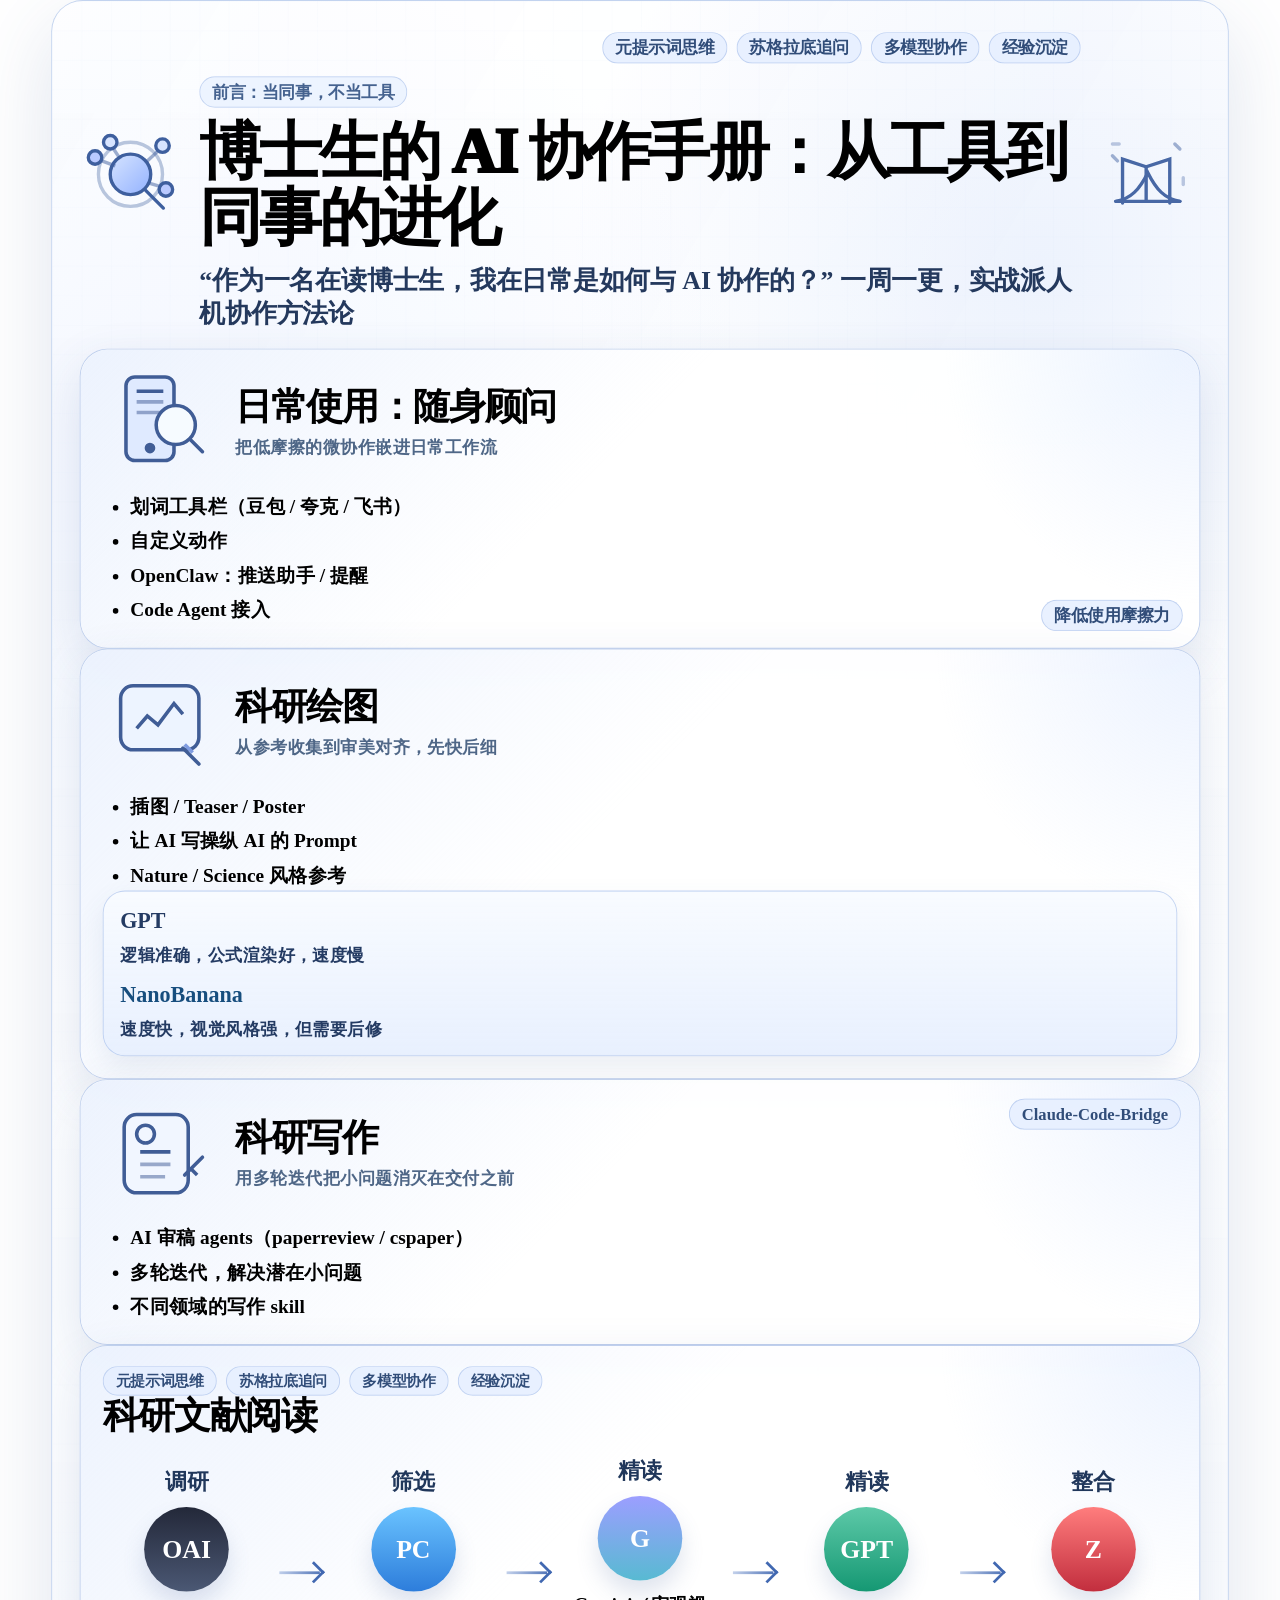
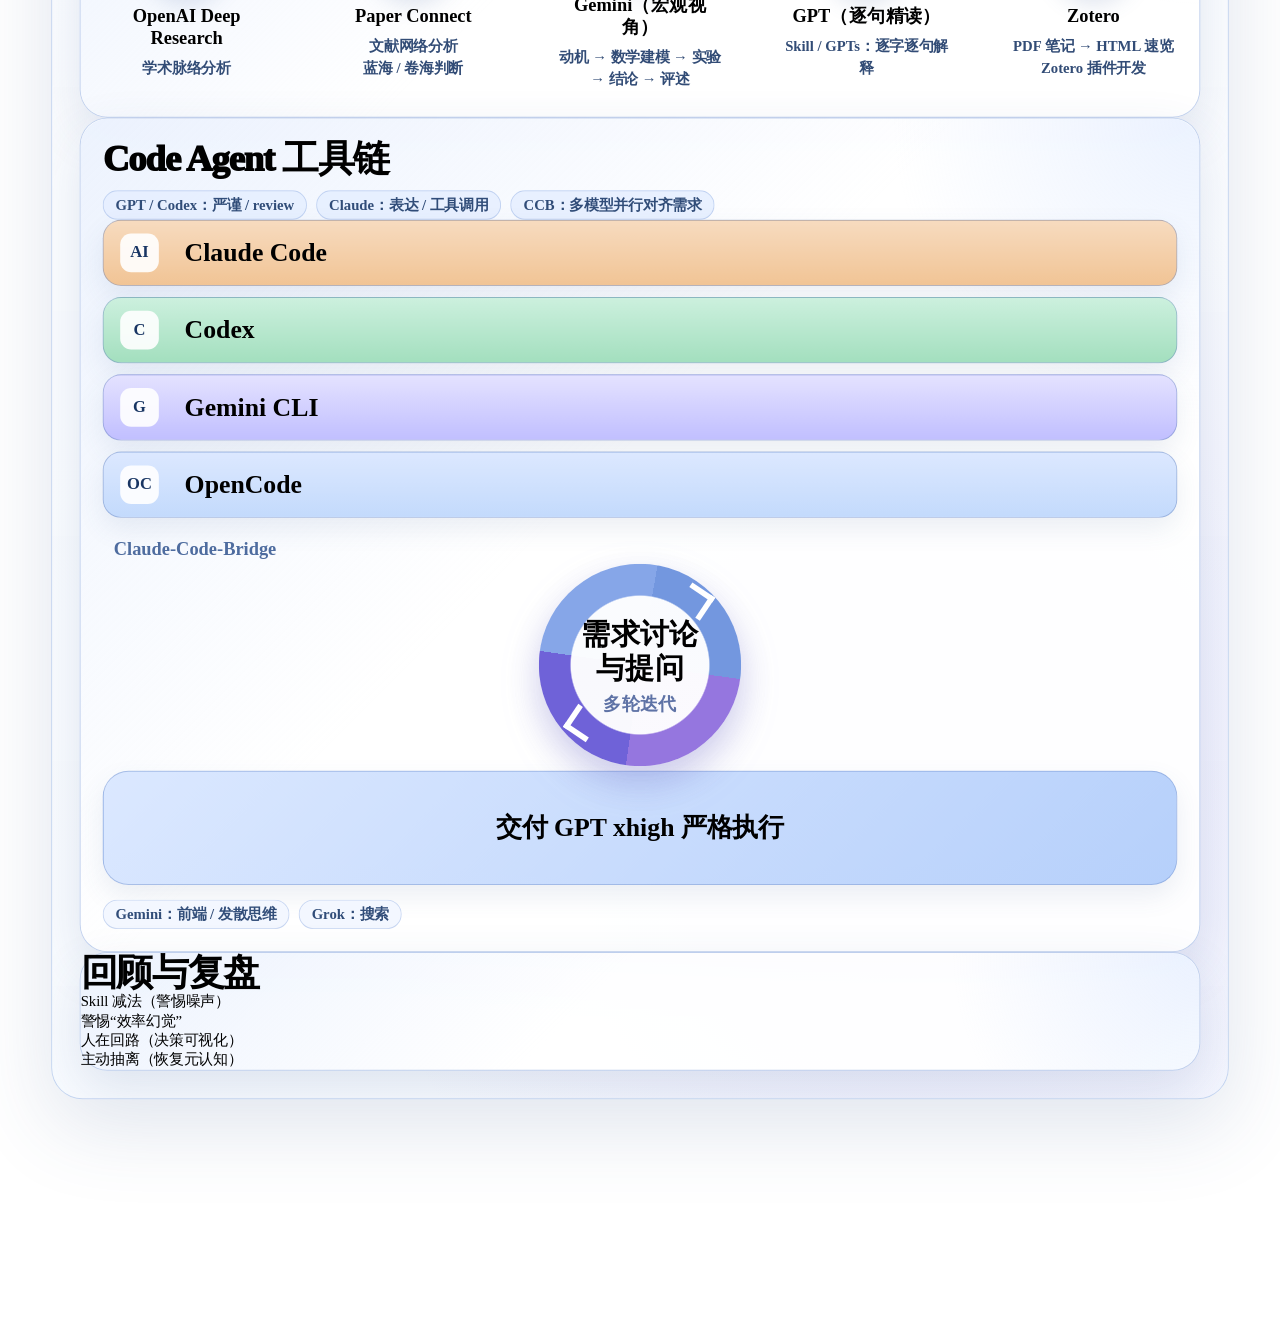
<file: assets/phd-ai-collab-infographic-redraw/index.html>
<!DOCTYPE html>
<html lang="zh-CN">
  <head>
    <meta charset="UTF-8" />
    <meta name="viewport" content="width=device-width, initial-scale=1.0" />
    <title>博士生的 AI 协作手册</title>
    <link rel="stylesheet" href="./styles.css" />
  </head>
  <body>
    <main class="poster-shell">
      <section class="poster">
        <header class="hero">
          <div class="hero-corner hero-corner-left">
            <svg viewBox="0 0 120 120" aria-hidden="true">
              <defs>
                <linearGradient id="heroLens" x1="0%" x2="100%" y1="0%" y2="100%">
                  <stop offset="0%" stop-color="#d6e4ff" />
                  <stop offset="100%" stop-color="#93b2ff" />
                </linearGradient>
              </defs>
              <g fill="none" stroke="#3e5f9e" stroke-width="4">
                <circle cx="58" cy="54" r="24" fill="url(#heroLens)" />
                <line x1="76" x2="97" y1="73" y2="94" stroke-linecap="round" />
                <circle cx="58" cy="54" r="38" opacity="0.35" />
                <circle cx="16" cy="34" r="8" fill="#b9c9ff" />
                <circle cx="34" cy="16" r="8" fill="#d7e4ff" />
                <circle cx="96" cy="20" r="8" fill="#d7e4ff" />
                <circle cx="100" cy="72" r="8" fill="#b9c9ff" />
                <line x1="24" x2="40" y1="38" y2="44" opacity="0.5" />
                <line x1="38" x2="46" y1="24" y2="36" opacity="0.5" />
                <line x1="90" x2="77" y1="27" y2="39" opacity="0.5" />
                <line x1="92" x2="79" y1="68" y2="64" opacity="0.5" />
              </g>
            </svg>
          </div>

          <div class="hero-copy">
            <div class="hero-badges">
              <span>元提示词思维</span>
              <span>苏格拉底追问</span>
              <span>多模型协作</span>
              <span>经验沉淀</span>
            </div>
            <div class="hero-eyebrow">前言：当同事，不当工具</div>
            <h1>博士生的 AI 协作手册：从工具到同事的进化</h1>
            <p>
              “作为一名在读博士生，我在日常是如何与 AI 协作的？”
              一周一更，实战派人机协作方法论
            </p>
          </div>

          <div class="hero-corner hero-corner-right">
            <svg viewBox="0 0 120 120" aria-hidden="true">
              <g fill="none" stroke="#4868a5" stroke-width="4" stroke-linecap="round">
                <path d="M22 86c18-3 28-14 38-34 10 20 20 31 38 34" />
                <path d="M30 88V36l28 9 28-9v52" />
                <path d="M58 45v40" />
                <path d="M22 86h76" />
                <path d="M92 18l6 6" opacity="0.5" />
                <path d="M18 32l6 6" opacity="0.5" />
                <path d="M18 18l8 0" opacity="0.35" />
                <path d="M102 58l0 8" opacity="0.35" />
              </g>
            </svg>
          </div>
        </header>

        <section class="content-grid">
          <div class="left-column">
            <article class="panel panel-daily">
              <div class="panel-head">
                <div class="panel-illustration">
                  <svg viewBox="0 0 120 120" aria-hidden="true">
                    <g fill="none" stroke="#405d96" stroke-width="4">
                      <rect x="22" y="8" width="54" height="94" rx="10" fill="#dfeaff" />
                      <circle cx="49" cy="88" r="4" fill="#405d96" />
                      <line x1="34" x2="64" y1="24" y2="24" />
                      <line x1="34" x2="64" y1="36" y2="36" opacity="0.5" />
                      <line x1="34" x2="64" y1="48" y2="48" opacity="0.5" />
                      <circle cx="78" cy="62" r="22" fill="#f6fbff" />
                      <line x1="94" x2="108" y1="78" y2="92" stroke-linecap="round" />
                    </g>
                  </svg>
                </div>
                <div>
                  <h2>日常使用：随身顾问</h2>
                  <p class="panel-kicker">把低摩擦的微协作嵌进日常工作流</p>
                </div>
              </div>
              <ul class="bullet-list">
                <li>划词工具栏（豆包 / 夸克 / 飞书）</li>
                <li>自定义动作</li>
                <li>OpenClaw：推送助手 / 提醒</li>
                <li>Code Agent 接入</li>
              </ul>
              <div class="panel-pill">降低使用摩擦力</div>
            </article>

            <article class="panel panel-drawing">
              <div class="panel-head">
                <div class="panel-illustration">
                  <svg viewBox="0 0 120 120" aria-hidden="true">
                    <g fill="none" stroke="#405d96" stroke-width="4">
                      <rect x="16" y="18" width="88" height="72" rx="14" fill="#edf4ff" />
                      <path d="M34 66l12-14 12 10 18-24 10 12" />
                      <line x1="86" x2="104" y1="88" y2="106" stroke-linecap="round" />
                      <path d="M88 84l9 9" stroke="#7e9be0" />
                    </g>
                  </svg>
                </div>
                <div>
                  <h2>科研绘图</h2>
                  <p class="panel-kicker">从参考收集到审美对齐，先快后细</p>
                </div>
              </div>
              <div class="drawing-layout">
                <ul class="bullet-list">
                  <li>插图 / Teaser / Poster</li>
                  <li>让 AI 写操纵 AI 的 Prompt</li>
                  <li>Nature / Science 风格参考</li>
                </ul>
                <div class="compare-card">
                  <div class="compare-row">
                    <strong>GPT</strong>
                    <span>逻辑准确，公式渲染好，速度慢</span>
                  </div>
                  <div class="compare-row compare-row-accent">
                    <strong>NanoBanana</strong>
                    <span>速度快，视觉风格强，但需要后修</span>
                  </div>
                </div>
              </div>
            </article>

            <article class="panel panel-writing">
              <div class="panel-head">
                <div class="panel-illustration">
                  <svg viewBox="0 0 120 120" aria-hidden="true">
                    <g fill="none" stroke="#405d96" stroke-width="4">
                      <rect x="20" y="16" width="72" height="88" rx="14" fill="#f1f6ff" />
                      <circle cx="44" cy="38" r="10" />
                      <line x1="38" x2="72" y1="58" y2="58" />
                      <line x1="38" x2="72" y1="72" y2="72" opacity="0.5" />
                      <line x1="38" x2="66" y1="86" y2="86" opacity="0.5" />
                      <path d="M88 84l20-20" stroke-linecap="round" />
                      <path d="M95 77l7 7" />
                    </g>
                  </svg>
                </div>
                <div>
                  <h2>科研写作</h2>
                  <p class="panel-kicker">用多轮迭代把小问题消灭在交付之前</p>
                </div>
              </div>
              <ul class="bullet-list">
                <li>AI 审稿 agents（paperreview / cspaper）</li>
                <li>多轮迭代，解决潜在小问题</li>
                <li>不同领域的写作 skill</li>
              </ul>
              <div class="bridge-tag">Claude-Code-Bridge</div>
            </article>
          </div>

          <div class="right-column">
            <article class="panel panel-reading">
              <div class="sub-badges">
                <span>元提示词思维</span>
                <span>苏格拉底追问</span>
                <span>多模型协作</span>
                <span>经验沉淀</span>
              </div>
              <h2>科研文献阅读</h2>
              <div class="reading-flow">
                <div class="flow-step">
                  <div class="flow-stage">调研</div>
                  <div class="flow-orb orb-oai">OAI</div>
                  <h3>OpenAI Deep Research</h3>
                  <p>学术脉络分析</p>
                </div>
                <div class="flow-arrow" aria-hidden="true"></div>
                <div class="flow-step">
                  <div class="flow-stage">筛选</div>
                  <div class="flow-orb orb-pc">PC</div>
                  <h3>Paper Connect</h3>
                  <p>文献网络分析<br />蓝海 / 卷海判断</p>
                </div>
                <div class="flow-arrow" aria-hidden="true"></div>
                <div class="flow-step">
                  <div class="flow-stage">精读</div>
                  <div class="flow-orb orb-gemini">G</div>
                  <h3>Gemini（宏观视角）</h3>
                  <p>动机 → 数学建模 → 实验 → 结论 → 评述</p>
                </div>
                <div class="flow-arrow" aria-hidden="true"></div>
                <div class="flow-step">
                  <div class="flow-stage">精读</div>
                  <div class="flow-orb orb-gpt">GPT</div>
                  <h3>GPT（逐句精读）</h3>
                  <p>Skill / GPTs：逐字逐句解释</p>
                </div>
                <div class="flow-arrow" aria-hidden="true"></div>
                <div class="flow-step">
                  <div class="flow-stage">整合</div>
                  <div class="flow-orb orb-zotero">Z</div>
                  <h3>Zotero</h3>
                  <p>PDF 笔记 → HTML 速览<br />Zotero 插件开发</p>
                </div>
              </div>
            </article>

            <article class="panel panel-code">
              <div class="panel-title-row">
                <h2>Code Agent 工具链</h2>
                <div class="note-chip-row">
                  <span>GPT / Codex：严谨 / review</span>
                  <span>Claude：表达 / 工具调用</span>
                  <span>CCB：多模型并行对齐需求</span>
                </div>
              </div>

              <div class="code-layout">
                <div class="tool-stack">
                  <div class="tool-card tone-amber">
                    <span class="tool-badge">AI</span>
                    <strong>Claude Code</strong>
                  </div>
                  <div class="tool-card tone-green">
                    <span class="tool-badge">C</span>
                    <strong>Codex</strong>
                  </div>
                  <div class="tool-card tone-indigo">
                    <span class="tool-badge">G</span>
                    <strong>Gemini CLI</strong>
                  </div>
                  <div class="tool-card tone-slate">
                    <span class="tool-badge">OC</span>
                    <strong>OpenCode</strong>
                  </div>
                  <div class="bridge-rail">Claude-Code-Bridge</div>
                </div>

                <div class="iteration-loop">
                  <div class="loop-ring"></div>
                  <div class="loop-copy">
                    <h3>需求讨论<br />与提问</h3>
                    <p>多轮迭代</p>
                  </div>
                </div>

                <div class="delivery-column">
                  <div class="delivery-card">交付 GPT xhigh 严格执行</div>
                  <div class="note-chip-row note-chip-row-secondary">
                    <span>Gemini：前端 / 发散思维</span>
                    <span>Grok：搜索</span>
                  </div>
                </div>
              </div>
            </article>

            <article class="panel panel-reflection">
              <h2>回顾与复盘</h2>
              <div class="reflection-grid">
                <div>Skill 减法（警惕噪声）</div>
                <div>警惕“效率幻觉”</div>
                <div>人在回路（决策可视化）</div>
                <div>主动抽离（恢复元认知）</div>
              </div>
            </article>
          </div>
        </section>
      </section>
    </main>
  </body>
</html>
</file>
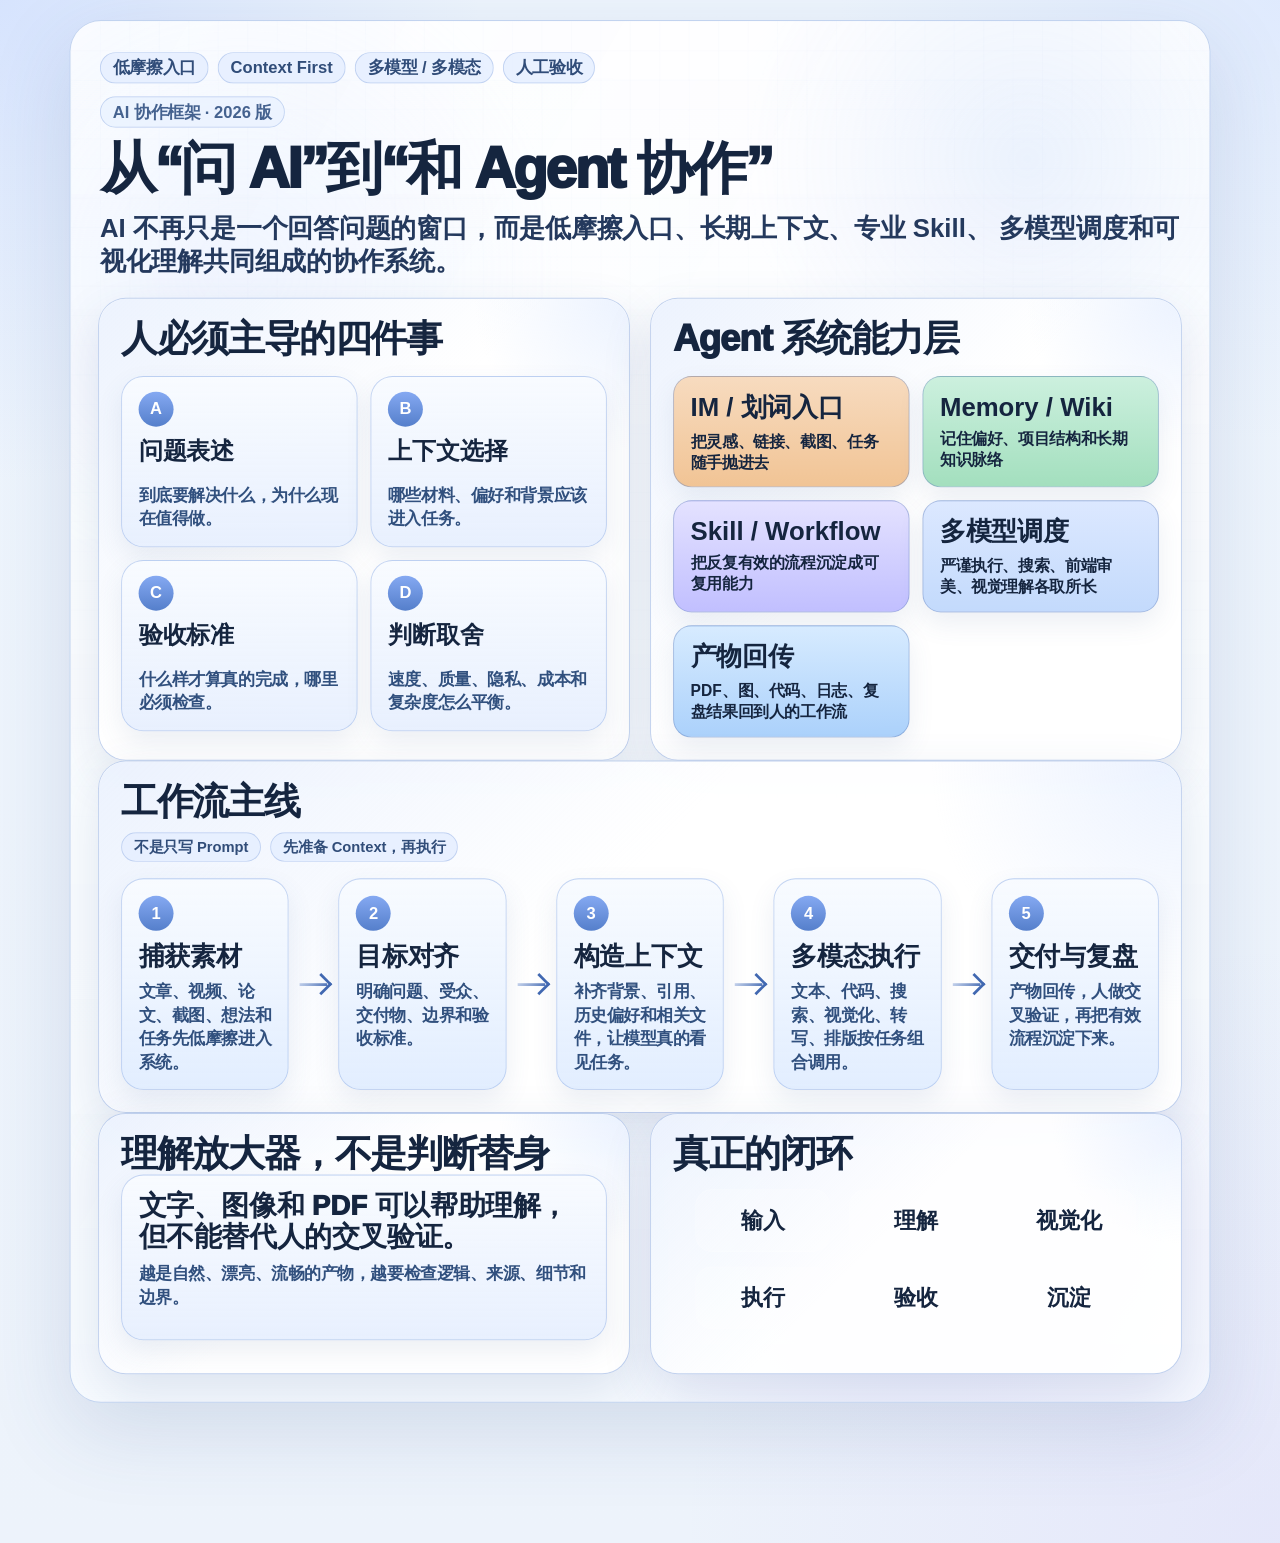
<file: assets/phd-ai-collab-infographic-redraw/agent-framework.html>
<!DOCTYPE html>
<html lang="zh-CN">
  <head>
    <meta charset="UTF-8" />
    <meta name="viewport" content="width=device-width, initial-scale=1.0" />
    <title>AI 协作框架图</title>
    <link rel="stylesheet" href="./styles.css" />
  </head>
  <body class="poster-page">
    <main class="poster-shell">
      <section class="poster poster-framework" data-poster-root>
        <header class="hero hero-compact">
          <div class="hero-copy">
            <div class="hero-badges hero-badges-left">
              <span>低摩擦入口</span>
              <span>Context First</span>
              <span>多模型 / 多模态</span>
              <span>人工验收</span>
            </div>
            <div class="hero-eyebrow">AI 协作框架 · 2026 版</div>
            <h1>从“问 AI”到“和 Agent 协作”</h1>
            <p>
              AI 不再只是一个回答问题的窗口，而是低摩擦入口、长期上下文、专业 Skill、
              多模型调度和可视化理解共同组成的协作系统。
            </p>
          </div>
        </header>

        <section class="framework-top-grid">
          <article class="panel panel-principles" data-fit-check>
            <h2>人必须主导的四件事</h2>
            <div class="principle-grid">
              <div class="principle-card">
                <span class="card-index">A</span>
                <strong>问题表述</strong>
                <p>到底要解决什么，为什么现在值得做。</p>
              </div>
              <div class="principle-card">
                <span class="card-index">B</span>
                <strong>上下文选择</strong>
                <p>哪些材料、偏好和背景应该进入任务。</p>
              </div>
              <div class="principle-card">
                <span class="card-index">C</span>
                <strong>验收标准</strong>
                <p>什么样才算真的完成，哪里必须检查。</p>
              </div>
              <div class="principle-card">
                <span class="card-index">D</span>
                <strong>判断取舍</strong>
                <p>速度、质量、隐私、成本和复杂度怎么平衡。</p>
              </div>
            </div>
          </article>

          <article class="panel panel-model-roles" data-fit-check>
            <h2>Agent 系统能力层</h2>
            <div class="role-grid">
              <div class="role-chip role-amber">
                <strong>IM / 划词入口</strong>
                <span>把灵感、链接、截图、任务随手抛进去</span>
              </div>
              <div class="role-chip role-green">
                <strong>Memory / Wiki</strong>
                <span>记住偏好、项目结构和长期知识脉络</span>
              </div>
              <div class="role-chip role-indigo">
                <strong>Skill / Workflow</strong>
                <span>把反复有效的流程沉淀成可复用能力</span>
              </div>
              <div class="role-chip role-slate">
                <strong>多模型调度</strong>
                <span>严谨执行、搜索、前端审美、视觉理解各取所长</span>
              </div>
              <div class="role-chip role-blue">
                <strong>产物回传</strong>
                <span>PDF、图、代码、日志、复盘结果回到人的工作流</span>
              </div>
            </div>
          </article>
        </section>

        <section class="panel panel-pipeline" data-fit-check>
          <div class="panel-title-row">
            <h2>工作流主线</h2>
            <div class="note-chip-row">
              <span>不是只写 Prompt</span>
              <span>先准备 Context，再执行</span>
            </div>
          </div>
          <div class="pipeline-row">
            <div class="pipeline-step">
              <div class="step-no">1</div>
              <h3>捕获素材</h3>
              <p>文章、视频、论文、截图、想法和任务先低摩擦进入系统。</p>
            </div>
            <div class="pipeline-arrow" aria-hidden="true"></div>
            <div class="pipeline-step">
              <div class="step-no">2</div>
              <h3>目标对齐</h3>
              <p>明确问题、受众、交付物、边界和验收标准。</p>
            </div>
            <div class="pipeline-arrow" aria-hidden="true"></div>
            <div class="pipeline-step">
              <div class="step-no">3</div>
              <h3>构造上下文</h3>
              <p>补齐背景、引用、历史偏好和相关文件，让模型真的看见任务。</p>
            </div>
            <div class="pipeline-arrow" aria-hidden="true"></div>
            <div class="pipeline-step">
              <div class="step-no">4</div>
              <h3>多模态执行</h3>
              <p>文本、代码、搜索、视觉化、转写、排版按任务组合调用。</p>
            </div>
            <div class="pipeline-arrow" aria-hidden="true"></div>
            <div class="pipeline-step">
              <div class="step-no">5</div>
              <h3>交付与复盘</h3>
              <p>产物回传，人做交叉验证，再把有效流程沉淀下来。</p>
            </div>
          </div>
        </section>

        <section class="framework-bottom-grid">
          <article class="panel panel-guardrail" data-fit-check>
            <h2>理解放大器，不是判断替身</h2>
            <div class="guardrail-card">
              <strong>文字、图像和 PDF 可以帮助理解，但不能替代人的交叉验证。</strong>
              <p>越是自然、漂亮、流畅的产物，越要检查逻辑、来源、细节和边界。</p>
            </div>
          </article>

          <article class="panel panel-review-loop" data-fit-check>
            <h2>真正的闭环</h2>
            <div class="mini-loop-grid">
              <div>输入</div>
              <div>理解</div>
              <div>视觉化</div>
              <div>执行</div>
              <div>验收</div>
              <div>沉淀</div>
            </div>
          </article>
        </section>
      </section>
    </main>
  </body>
</html>
</file>
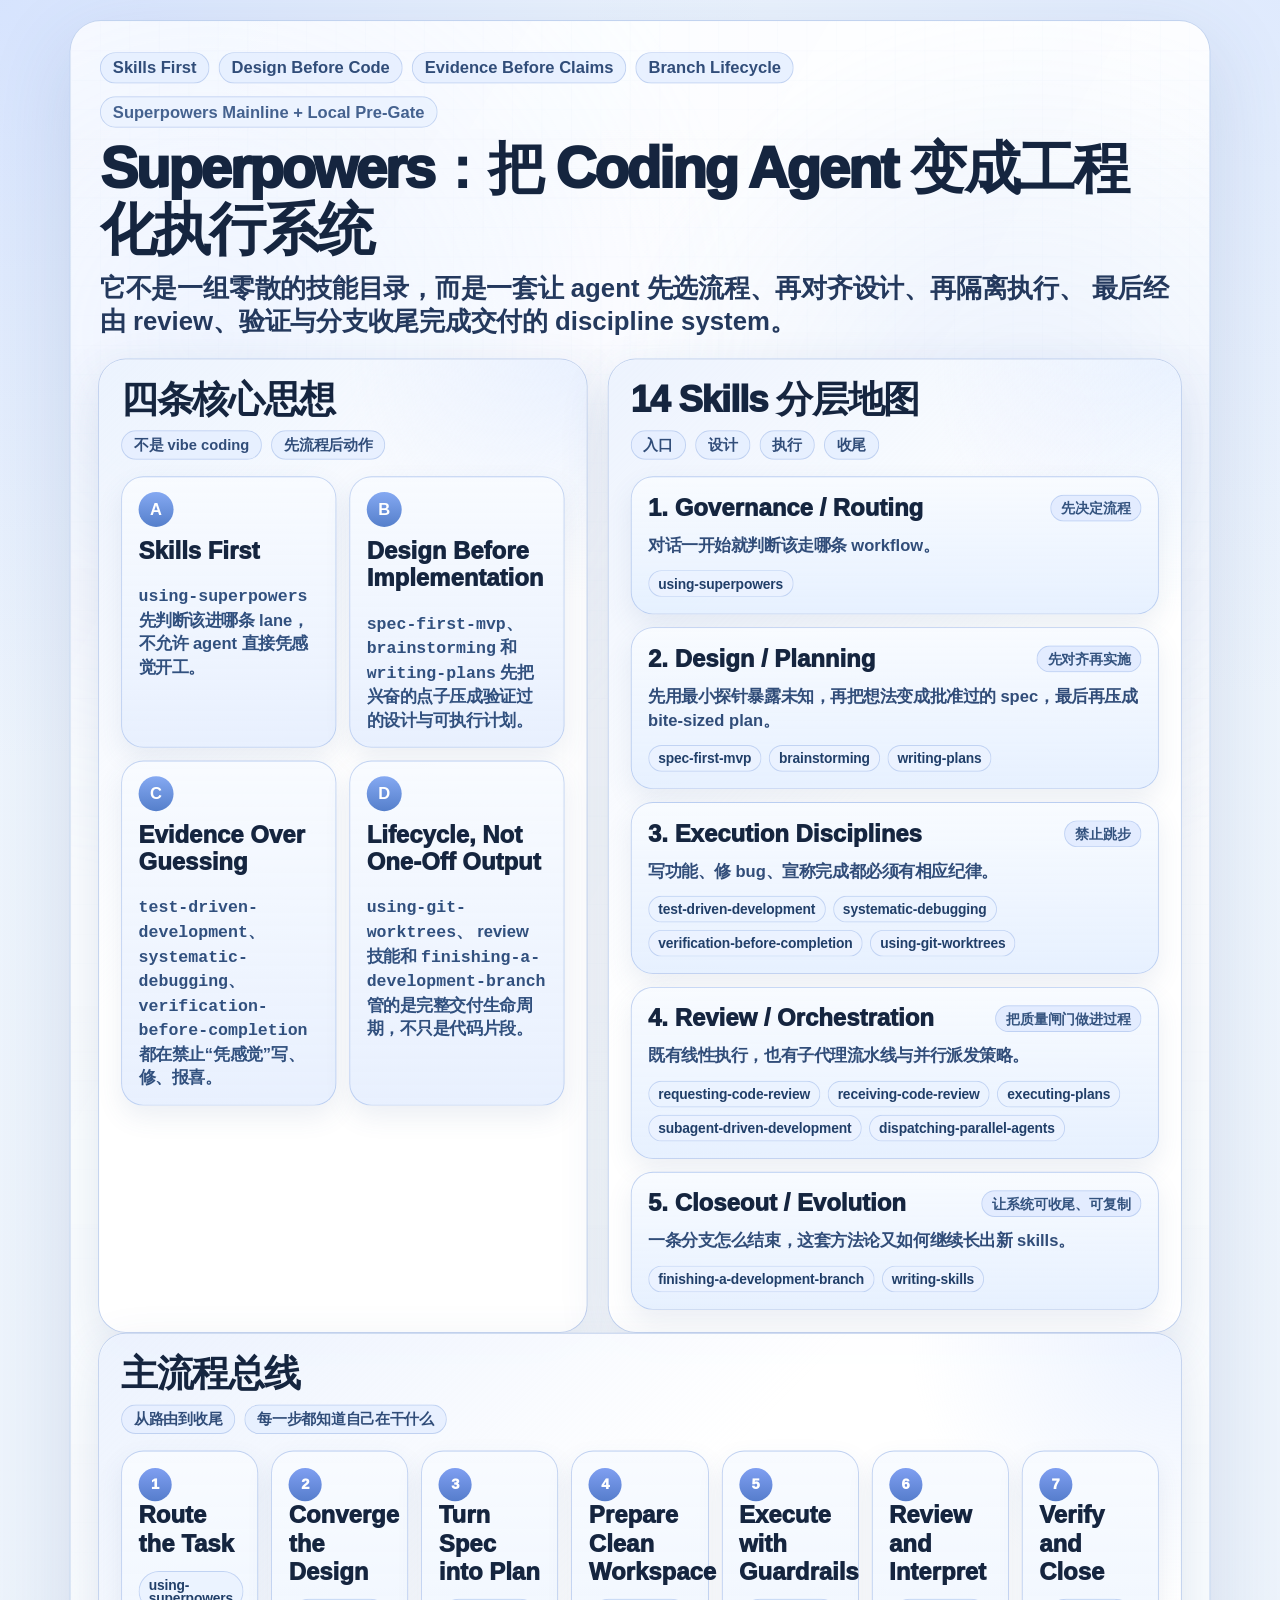
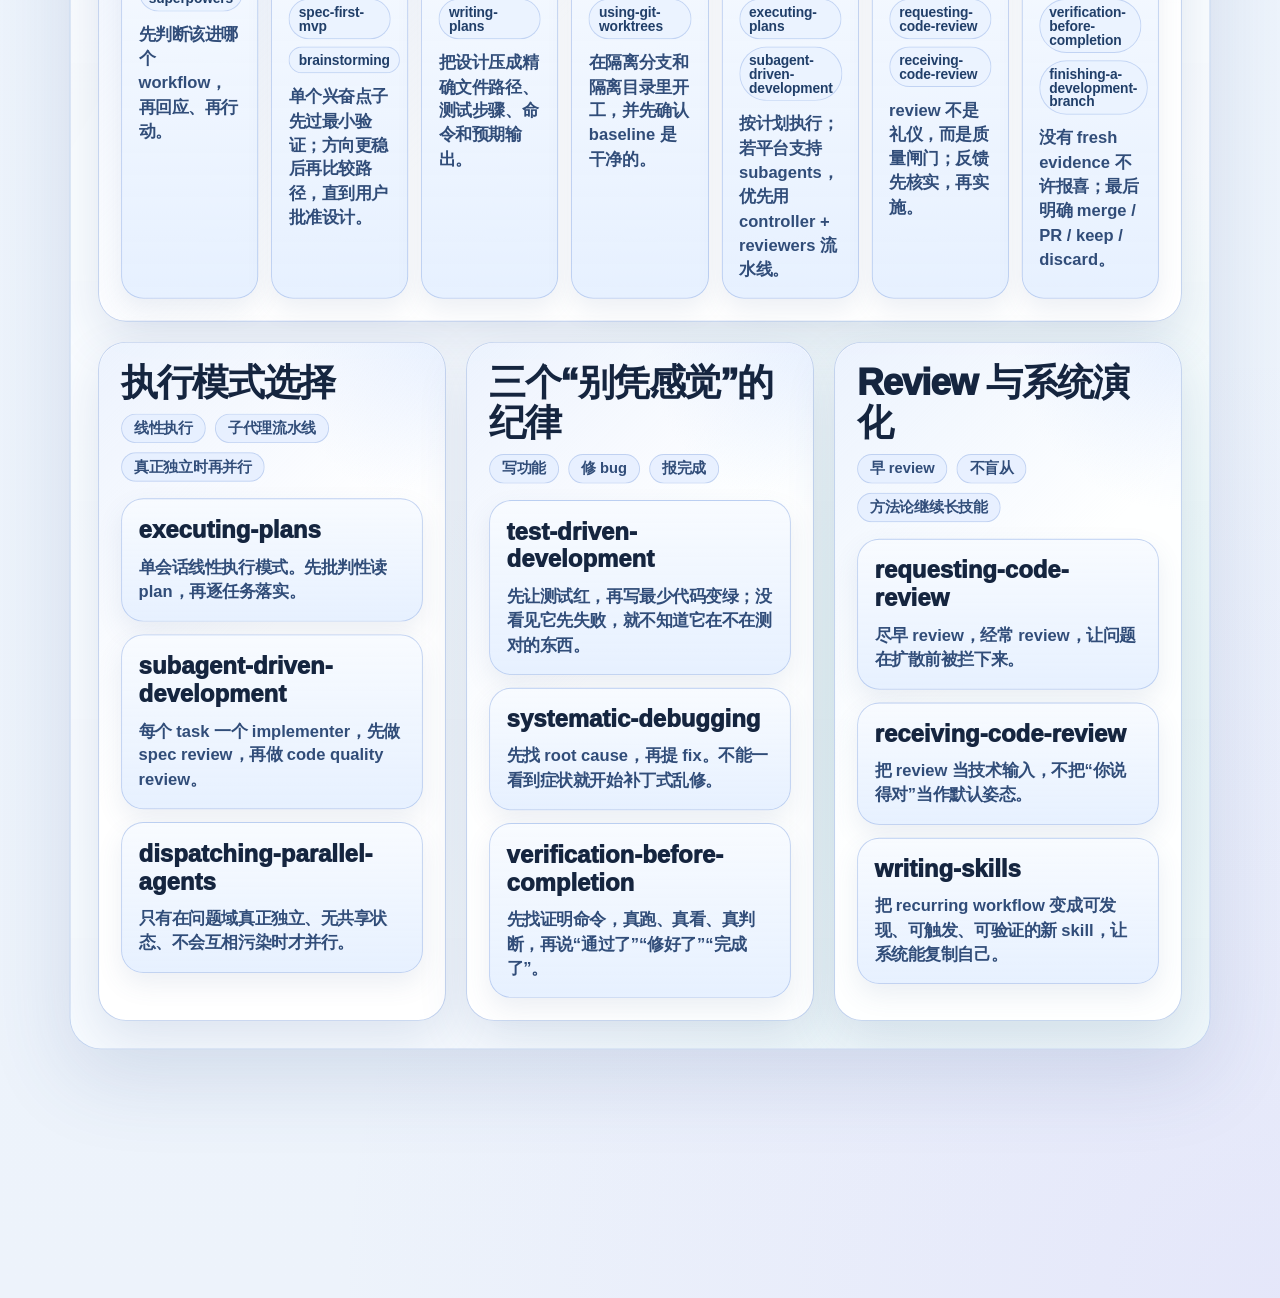
<file: assets/phd-ai-collab-infographic-redraw/superpowers-framework.html>
<!DOCTYPE html>
<html lang="zh-CN">
  <head>
    <meta charset="UTF-8" />
    <meta name="viewport" content="width=device-width, initial-scale=1.0" />
    <title>Superpowers 核心工作流总览图</title>
    <link rel="stylesheet" href="./styles.css" />
  </head>
  <body class="poster-page">
    <main class="poster-shell">
      <section class="poster poster-superpowers" data-poster-root>
        <header class="hero hero-compact">
          <div class="hero-copy">
            <div class="hero-badges hero-badges-left">
              <span>Skills First</span>
              <span>Design Before Code</span>
              <span>Evidence Before Claims</span>
              <span>Branch Lifecycle</span>
            </div>
            <div class="hero-eyebrow">Superpowers Mainline + Local Pre-Gate</div>
            <h1>Superpowers：把 Coding Agent 变成工程化执行系统</h1>
            <p>
              它不是一组零散的技能目录，而是一套让 agent 先选流程、再对齐设计、再隔离执行、
              最后经由 review、验证与分支收尾完成交付的 discipline system。
            </p>
          </div>
        </header>

        <section class="superpowers-top-grid">
          <article class="panel panel-principles panel-superpowers-doctrine" data-fit-check>
            <div class="panel-title-row">
              <h2>四条核心思想</h2>
              <div class="note-chip-row">
                <span>不是 vibe coding</span>
                <span>先流程后动作</span>
              </div>
            </div>
            <div class="principle-grid">
              <div class="principle-card">
                <span class="card-index">A</span>
                <strong>Skills First</strong>
                <p>
                  <code>using-superpowers</code> 先判断该进哪条 lane，
                  不允许 agent 直接凭感觉开工。
                </p>
              </div>
              <div class="principle-card">
                <span class="card-index">B</span>
                <strong>Design Before Implementation</strong>
                <p>
                  <code>spec-first-mvp</code>、<code>brainstorming</code> 和
                  <code>writing-plans</code> 先把兴奋的点子压成验证过的设计与可执行计划。
                </p>
              </div>
              <div class="principle-card">
                <span class="card-index">C</span>
                <strong>Evidence Over Guessing</strong>
                <p>
                  <code>test-driven-development</code>、
                  <code>systematic-debugging</code>、
                  <code>verification-before-completion</code>
                  都在禁止“凭感觉”写、修、报喜。
                </p>
              </div>
              <div class="principle-card">
                <span class="card-index">D</span>
                <strong>Lifecycle, Not One-Off Output</strong>
                <p>
                  <code>using-git-worktrees</code>、
                  review 技能和 <code>finishing-a-development-branch</code>
                  管的是完整交付生命周期，不只是代码片段。
                </p>
              </div>
            </div>
          </article>

          <article class="panel panel-superpowers-map" data-fit-check>
            <div class="panel-title-row">
              <h2>14 Skills 分层地图</h2>
              <div class="note-chip-row">
                <span>入口</span>
                <span>设计</span>
                <span>执行</span>
                <span>收尾</span>
              </div>
            </div>
            <div class="layer-stack">
              <div class="layer-card">
                <div class="layer-head">
                  <strong>1. Governance / Routing</strong>
                  <span class="layer-tag">先决定流程</span>
                </div>
                <p class="layer-note">对话一开始就判断该走哪条 workflow。</p>
                <div class="skill-pill-row">
                  <span class="skill-pill">using-superpowers</span>
                </div>
              </div>

              <div class="layer-card">
                <div class="layer-head">
                  <strong>2. Design / Planning</strong>
                  <span class="layer-tag">先对齐再实施</span>
                </div>
                <p class="layer-note">先用最小探针暴露未知，再把想法变成批准过的 spec，最后再压成 bite-sized plan。</p>
                <div class="skill-pill-row">
                  <span class="skill-pill">spec-first-mvp</span>
                  <span class="skill-pill">brainstorming</span>
                  <span class="skill-pill">writing-plans</span>
                </div>
              </div>

              <div class="layer-card">
                <div class="layer-head">
                  <strong>3. Execution Disciplines</strong>
                  <span class="layer-tag">禁止跳步</span>
                </div>
                <p class="layer-note">写功能、修 bug、宣称完成都必须有相应纪律。</p>
                <div class="skill-pill-row">
                  <span class="skill-pill">test-driven-development</span>
                  <span class="skill-pill">systematic-debugging</span>
                  <span class="skill-pill">verification-before-completion</span>
                  <span class="skill-pill">using-git-worktrees</span>
                </div>
              </div>

              <div class="layer-card">
                <div class="layer-head">
                  <strong>4. Review / Orchestration</strong>
                  <span class="layer-tag">把质量闸门做进过程</span>
                </div>
                <p class="layer-note">既有线性执行，也有子代理流水线与并行派发策略。</p>
                <div class="skill-pill-row">
                  <span class="skill-pill">requesting-code-review</span>
                  <span class="skill-pill">receiving-code-review</span>
                  <span class="skill-pill">executing-plans</span>
                  <span class="skill-pill">subagent-driven-development</span>
                  <span class="skill-pill">dispatching-parallel-agents</span>
                </div>
              </div>

              <div class="layer-card">
                <div class="layer-head">
                  <strong>5. Closeout / Evolution</strong>
                  <span class="layer-tag">让系统可收尾、可复制</span>
                </div>
                <p class="layer-note">一条分支怎么结束，这套方法论又如何继续长出新 skills。</p>
                <div class="skill-pill-row">
                  <span class="skill-pill">finishing-a-development-branch</span>
                  <span class="skill-pill">writing-skills</span>
                </div>
              </div>
            </div>
          </article>
        </section>

        <section class="panel panel-superpowers-mainline" data-fit-check>
          <div class="panel-title-row">
            <h2>主流程总线</h2>
            <div class="note-chip-row">
              <span>从路由到收尾</span>
              <span>每一步都知道自己在干什么</span>
            </div>
          </div>
          <div class="superpowers-stage-grid">
            <div class="stage-card">
              <div class="stage-index">1</div>
              <h3>Route the Task</h3>
              <div class="skill-pill-row">
                <span class="skill-pill">using-superpowers</span>
              </div>
              <p>先判断该进哪个 workflow，再回应、再行动。</p>
            </div>

            <div class="stage-card">
              <div class="stage-index">2</div>
              <h3>Converge the Design</h3>
              <div class="skill-pill-row">
                <span class="skill-pill">spec-first-mvp</span>
                <span class="skill-pill">brainstorming</span>
              </div>
              <p>单个兴奋点子先过最小验证；方向更稳后再比较路径，直到用户批准设计。</p>
            </div>

            <div class="stage-card">
              <div class="stage-index">3</div>
              <h3>Turn Spec into Plan</h3>
              <div class="skill-pill-row">
                <span class="skill-pill">writing-plans</span>
              </div>
              <p>把设计压成精确文件路径、测试步骤、命令和预期输出。</p>
            </div>

            <div class="stage-card">
              <div class="stage-index">4</div>
              <h3>Prepare Clean Workspace</h3>
              <div class="skill-pill-row">
                <span class="skill-pill">using-git-worktrees</span>
              </div>
              <p>在隔离分支和隔离目录里开工，并先确认 baseline 是干净的。</p>
            </div>

            <div class="stage-card">
              <div class="stage-index">5</div>
              <h3>Execute with Guardrails</h3>
              <div class="skill-pill-row">
                <span class="skill-pill">executing-plans</span>
                <span class="skill-pill">subagent-driven-development</span>
              </div>
              <p>按计划执行；若平台支持 subagents，优先用 controller + reviewers 流水线。</p>
            </div>

            <div class="stage-card">
              <div class="stage-index">6</div>
              <h3>Review and Interpret</h3>
              <div class="skill-pill-row">
                <span class="skill-pill">requesting-code-review</span>
                <span class="skill-pill">receiving-code-review</span>
              </div>
              <p>review 不是礼仪，而是质量闸门；反馈先核实，再实施。</p>
            </div>

            <div class="stage-card">
              <div class="stage-index">7</div>
              <h3>Verify and Close</h3>
              <div class="skill-pill-row">
                <span class="skill-pill">verification-before-completion</span>
                <span class="skill-pill">finishing-a-development-branch</span>
              </div>
              <p>没有 fresh evidence 不许报喜；最后明确 merge / PR / keep / discard。</p>
            </div>
          </div>
        </section>

        <section class="superpowers-bottom-grid">
          <article class="panel panel-superpowers-modes" data-fit-check>
            <div class="panel-title-row">
              <h2>执行模式选择</h2>
              <div class="note-chip-row">
                <span>线性执行</span>
                <span>子代理流水线</span>
                <span>真正独立时再并行</span>
              </div>
            </div>
            <div class="mode-stack">
              <div class="mode-card">
                <h3>executing-plans</h3>
                <p>单会话线性执行模式。先批判性读 plan，再逐任务落实。</p>
              </div>
              <div class="mode-card">
                <h3>subagent-driven-development</h3>
                <p>每个 task 一个 implementer，先做 spec review，再做 code quality review。</p>
              </div>
              <div class="mode-card">
                <h3>dispatching-parallel-agents</h3>
                <p>只有在问题域真正独立、无共享状态、不会互相污染时才并行。</p>
              </div>
            </div>
          </article>

          <article class="panel panel-superpowers-discipline" data-fit-check>
            <div class="panel-title-row">
              <h2>三个“别凭感觉”的纪律</h2>
              <div class="note-chip-row">
                <span>写功能</span>
                <span>修 bug</span>
                <span>报完成</span>
              </div>
            </div>
            <div class="discipline-stack">
              <div class="discipline-card">
                <h3>test-driven-development</h3>
                <p>先让测试红，再写最少代码变绿；没看见它先失败，就不知道它在不在测对的东西。</p>
              </div>
              <div class="discipline-card">
                <h3>systematic-debugging</h3>
                <p>先找 root cause，再提 fix。不能一看到症状就开始补丁式乱修。</p>
              </div>
              <div class="discipline-card">
                <h3>verification-before-completion</h3>
                <p>先找证明命令，真跑、真看、真判断，再说“通过了”“修好了”“完成了”。</p>
              </div>
            </div>
          </article>

          <article class="panel panel-superpowers-evolution" data-fit-check>
            <div class="panel-title-row">
              <h2>Review 与系统演化</h2>
              <div class="note-chip-row">
                <span>早 review</span>
                <span>不盲从</span>
                <span>方法论继续长技能</span>
              </div>
            </div>
            <div class="evolution-stack">
              <div class="evolution-card">
                <h3>requesting-code-review</h3>
                <p>尽早 review，经常 review，让问题在扩散前被拦下来。</p>
              </div>
              <div class="evolution-card">
                <h3>receiving-code-review</h3>
                <p>把 review 当技术输入，不把“你说得对”当作默认姿态。</p>
              </div>
              <div class="evolution-card">
                <h3>writing-skills</h3>
                <p>把 recurring workflow 变成可发现、可触发、可验证的新 skill，让系统能复制自己。</p>
              </div>
            </div>
          </article>
        </section>
      </section>
    </main>
  </body>
</html>
</file>
<file: assets/phd-ai-collab-infographic-redraw/styles.css>
:root {
  --bg: #edf3fb;
  --bg-soft: #f8fbff;
  --ink: #15253f;
  --muted: #4f6787;
  --line: rgba(143, 171, 223, 0.56);
  --line-strong: #5f81b8;
  --panel: rgba(255, 255, 255, 0.93);
  --panel-strong: rgba(245, 249, 255, 0.98);
  --shadow: 0 20px 54px rgba(57, 88, 143, 0.14);
  --shadow-soft: 0 12px 28px rgba(66, 96, 152, 0.1);
  --radius-xl: 30px;
  --radius-lg: 24px;
  --radius-md: 18px;
  --blue-1: #d8e7ff;
  --blue-2: #8fb0f6;
  --blue-3: #496dad;
  --indigo: #7b6ddd;
  --teal: #5fc4ab;
  --amber: #f4c78f;
  --rose: #ff8e8e;
  --violet-a: #5f49b3;
  --violet-b: #8770dd;
}

* {
  box-sizing: border-box;
}

html,
body {
  margin: 0;
  min-height: 100%;
}

body.poster-page {
  padding: 28px;
  background:
    radial-gradient(circle at top left, rgba(169, 194, 255, 0.34), transparent 24%),
    radial-gradient(circle at top right, rgba(185, 206, 255, 0.28), transparent 22%),
    radial-gradient(circle at bottom right, rgba(153, 122, 238, 0.1), transparent 30%),
    linear-gradient(180deg, #eef5fd 0%, #edf3fb 100%);
  color: var(--ink);
  font-family:
    "Noto Sans SC",
    "PingFang SC",
    "Microsoft YaHei",
    "Helvetica Neue",
    Arial,
    sans-serif;
}

.poster-shell {
  display: flex;
  justify-content: center;
}

.poster {
  position: relative;
  width: 1760px;
  padding: 28px 30px 30px;
  border-radius: 34px;
  background:
    linear-gradient(180deg, rgba(255, 255, 255, 0.9), rgba(248, 251, 255, 0.95)),
    linear-gradient(120deg, rgba(164, 189, 255, 0.16), transparent 46%);
  border: 1px solid rgba(140, 172, 223, 0.5);
  box-shadow: 0 28px 90px rgba(56, 88, 144, 0.16);
  overflow: hidden;
}

.poster::before,
.poster::after {
  content: "";
  position: absolute;
  inset: 0;
  pointer-events: none;
}

.poster::before {
  background-image:
    linear-gradient(rgba(126, 161, 223, 0.06) 1px, transparent 1px),
    linear-gradient(90deg, rgba(126, 161, 223, 0.06) 1px, transparent 1px);
  background-size: 32px 32px;
  mask-image: linear-gradient(180deg, rgba(0, 0, 0, 0.4), transparent 66%);
}

.poster::after {
  background:
    radial-gradient(circle at 15% 18%, rgba(190, 211, 255, 0.18), transparent 22%),
    radial-gradient(circle at 84% 10%, rgba(129, 168, 241, 0.14), transparent 18%),
    radial-gradient(circle at 76% 88%, rgba(132, 114, 232, 0.14), transparent 24%);
}

.hero {
  position: relative;
  z-index: 1;
  display: grid;
  grid-template-columns: 110px minmax(0, 1fr) 110px;
  gap: 18px;
  align-items: center;
  padding: 6px 2px 20px;
}

.hero-compact {
  grid-template-columns: minmax(0, 1fr);
  padding-bottom: 22px;
}

.hero-copy {
  position: relative;
  z-index: 1;
}

.hero-badges,
.sub-badges,
.note-chip-row,
.workflow-chip-row {
  display: flex;
  flex-wrap: wrap;
  gap: 10px;
}

.hero-badges {
  justify-content: flex-end;
  margin-bottom: 14px;
}

.hero-badges-left {
  justify-content: flex-start;
}

.hero-badges span,
.sub-badges span,
.note-chip-row span,
.workflow-chip-row span,
.panel-pill,
.bridge-tag,
.contrast-tag {
  padding: 8px 14px;
  border-radius: 999px;
  background: rgba(230, 239, 255, 0.86);
  color: #314d79;
  font-size: 18px;
  line-height: 1;
  font-weight: 800;
  box-shadow: inset 0 0 0 1px rgba(142, 171, 223, 0.45);
}

.hero-eyebrow {
  display: inline-flex;
  align-items: center;
  margin: 0 0 12px;
  padding: 8px 14px;
  border-radius: 999px;
  background: rgba(236, 243, 255, 0.92);
  color: #45628f;
  font-size: 18px;
  line-height: 1;
  font-weight: 800;
  box-shadow: inset 0 0 0 1px rgba(142, 171, 223, 0.45);
}

.hero h1 {
  margin: 0;
  font-size: 68px;
  line-height: 1.06;
  letter-spacing: -0.045em;
  font-weight: 920;
}

.hero-compact h1 {
  font-size: 62px;
}

.hero p {
  max-width: 1240px;
  margin: 14px 0 0;
  font-size: 28px;
  line-height: 1.28;
  color: #24395d;
  font-weight: 720;
}

.hero-icon {
  display: flex;
  align-items: center;
  justify-content: center;
}

.hero-icon svg {
  width: 94px;
  height: 94px;
  filter: drop-shadow(0 14px 18px rgba(86, 116, 182, 0.2));
}

.overview-grid,
.guide-top-grid,
.guide-bottom-grid,
.framework-top-grid,
.framework-bottom-grid,
.roadmap-grid,
.roadmap-bottom-grid {
  position: relative;
  z-index: 1;
  display: grid;
  gap: 22px;
}

.overview-grid {
  grid-template-columns: 0.88fr 1.12fr;
}

.overview-left,
.overview-right {
  display: grid;
  gap: 22px;
}

.guide-top-grid,
.guide-bottom-grid,
.framework-top-grid,
.framework-bottom-grid,
.roadmap-bottom-grid {
  grid-template-columns: repeat(2, minmax(0, 1fr));
}

.roadmap-grid {
  grid-template-columns: 280px minmax(0, 1fr) 340px;
}

.panel {
  position: relative;
  z-index: 1;
  background: var(--panel);
  border: 1px solid var(--line);
  border-radius: var(--radius-xl);
  box-shadow: var(--shadow);
}

.panel::before {
  content: "";
  position: absolute;
  inset: 0;
  border-radius: inherit;
  background:
    linear-gradient(135deg, rgba(213, 227, 252, 0.44), transparent 45%),
    radial-gradient(circle at top right, rgba(196, 217, 255, 0.32), transparent 22%);
  pointer-events: none;
}

.panel > * {
  position: relative;
  z-index: 1;
}

.panel-head {
  display: grid;
  grid-template-columns: 124px minmax(0, 1fr);
  gap: 20px;
  align-items: center;
}

.panel-illustration {
  display: flex;
  align-items: center;
  justify-content: center;
}

.panel-illustration svg {
  width: 116px;
  height: 116px;
}

.panel h2 {
  margin: 0;
  font-size: 40px;
  line-height: 1.08;
  font-weight: 920;
  letter-spacing: -0.032em;
}

.panel-kicker,
.panel-footnote,
.workflow-note {
  margin: 10px 0 0;
  font-size: 19px;
  line-height: 1.36;
  color: var(--muted);
  font-weight: 720;
}

.panel-footnote {
  margin-top: 16px;
}

.bullet-list {
  margin: 18px 0 0;
  padding-left: 30px;
  font-size: 21px;
  line-height: 1.5;
  font-weight: 720;
}

.bullet-list li + li {
  margin-top: 6px;
}

.compact-list {
  margin-top: 0;
  font-size: 19px;
  line-height: 1.45;
}

.panel-daily,
.panel-writing,
.panel-drawing,
.panel-reading,
.panel-code,
.panel-fact,
.panel-sovereignty,
.panel-guide-flow,
.panel-contrast,
.panel-resource-capsule,
.panel-principles,
.panel-model-roles,
.panel-pipeline,
.panel-guardrail,
.panel-review-loop,
.panel-pillars,
.panel-landscape,
.panel-ai-teacher,
.panel-warning {
  padding: 22px 24px 24px;
}

.panel-daily {
  min-height: 250px;
}

.panel-daily .panel-pill {
  position: absolute;
  right: 18px;
  bottom: 18px;
}

.split-wrap {
  display: grid;
  grid-template-columns: minmax(0, 1fr) 300px;
  gap: 18px;
  align-items: stretch;
  margin-top: 18px;
}

.compare-card,
.review-card,
.fact-card,
.resource-card,
.sovereignty-card,
.principle-card,
.teacher-card,
.landscape-card,
.warning-card,
.guardrail-card {
  padding: 16px 18px;
  border-radius: var(--radius-lg);
  background: linear-gradient(180deg, rgba(248, 251, 255, 0.98), rgba(229, 238, 254, 0.88));
  border: 1px solid rgba(146, 175, 229, 0.5);
  box-shadow: var(--shadow-soft);
}

.compare-card {
  display: grid;
  gap: 14px;
}

.compare-row {
  display: grid;
  gap: 8px;
  font-size: 19px;
  line-height: 1.35;
  font-weight: 700;
  color: #243b63;
}

.compare-row strong {
  font-size: 24px;
  font-weight: 900;
}

.compare-row-accent strong {
  color: #174e7e;
}

.panel-writing {
  min-height: 244px;
}

.panel-writing .bridge-tag {
  position: absolute;
  right: 20px;
  top: 20px;
}

.panel-topline {
  display: grid;
  gap: 12px;
}

.sub-badges {
  justify-content: flex-start;
}

.sub-badges span,
.note-chip-row span,
.workflow-chip-row span {
  font-size: 16px;
}

.reading-flow {
  display: grid;
  grid-template-columns:
    minmax(0, 1fr) 44px
    minmax(0, 1fr) 44px
    minmax(0, 1fr) 44px
    minmax(0, 1fr) 44px
    minmax(0, 1fr);
  gap: 10px;
  align-items: center;
  margin-top: 16px;
}

.flow-step {
  min-height: 232px;
  padding: 6px 2px;
  text-align: center;
}

.flow-stage {
  margin-bottom: 12px;
  font-size: 24px;
  font-weight: 900;
  color: #20375b;
}

.flow-orb {
  width: 92px;
  height: 92px;
  margin: 0 auto 14px;
  border-radius: 999px;
  display: grid;
  place-items: center;
  font-size: 28px;
  font-weight: 900;
  color: white;
  box-shadow: 0 14px 24px rgba(76, 104, 158, 0.18);
}

.orb-oai {
  background: linear-gradient(180deg, #232839, #4b5874);
}

.orb-pc {
  background: linear-gradient(180deg, #6ac3ff, #2d7ddb);
}

.orb-gemini {
  background: linear-gradient(180deg, #9c9eff, #58bad2);
}

.orb-gpt {
  background: linear-gradient(180deg, #5dc9a8, #159873);
}

.orb-zotero {
  background: linear-gradient(180deg, #ff7d7d, #c22e3e);
}

.flow-step h3 {
  margin: 0;
  font-size: 20px;
  line-height: 1.2;
  font-weight: 900;
}

.flow-step p {
  margin: 10px 0 0;
  font-size: 16px;
  line-height: 1.45;
  color: #324c76;
  font-weight: 700;
}

.flow-arrow,
.guide-arrow,
.pipeline-arrow {
  position: relative;
  height: 3px;
  align-self: center;
  background: linear-gradient(90deg, rgba(82, 122, 197, 0.35), rgba(65, 104, 177, 0.9));
}

.flow-arrow::after,
.guide-arrow::after,
.pipeline-arrow::after {
  content: "";
  position: absolute;
  top: 50%;
  right: -2px;
  width: 14px;
  height: 14px;
  border-top: 3px solid #4168b1;
  border-right: 3px solid #4168b1;
  transform: translateY(-50%) rotate(45deg);
}

.panel-title-row {
  display: grid;
  gap: 12px;
}

.workflow-board {
  display: grid;
  grid-template-columns: 332px minmax(0, 1fr) 286px;
  gap: 18px;
  align-items: center;
  margin-top: 18px;
}

.tool-stack {
  display: grid;
  gap: 12px;
}

.tool-card,
.role-chip {
  display: grid;
  grid-template-columns: 58px minmax(0, 1fr);
  gap: 12px;
  align-items: center;
  min-height: 72px;
  padding: 14px 18px;
  border-radius: 20px;
  border: 1px solid rgba(103, 132, 188, 0.45);
  font-size: 28px;
  font-weight: 900;
  box-shadow: var(--shadow-soft);
}

.tool-badge {
  width: 42px;
  height: 42px;
  border-radius: 12px;
  display: grid;
  place-items: center;
  background: rgba(255, 255, 255, 0.9);
  color: #183563;
  font-size: 18px;
}

.tone-amber,
.role-amber {
  background: linear-gradient(180deg, #f7dbbf, #f1c495);
}

.tone-green,
.role-green {
  background: linear-gradient(180deg, #ccf0de, #a3dfbe);
}

.tone-indigo,
.role-indigo {
  background: linear-gradient(180deg, #e4e2ff, #c1bfff);
}

.tone-slate,
.role-slate {
  background: linear-gradient(180deg, #dce8ff, #c3dafc);
}

.role-blue {
  background: linear-gradient(180deg, #d7ebff, #abd1fb);
}

.bridge-rail {
  margin-top: 10px;
  padding-left: 12px;
  font-size: 20px;
  font-weight: 900;
  color: #4e6c9f;
}

.workflow-core {
  display: grid;
  gap: 16px;
  justify-items: center;
}

.workflow-note {
  margin: 0;
  text-align: center;
}

.iteration-loop {
  position: relative;
  display: grid;
  place-items: center;
  min-height: 230px;
}

.loop-ring {
  width: 220px;
  height: 220px;
  border-radius: 50%;
  background:
    radial-gradient(circle at center, rgba(255, 255, 255, 0.96) 0 48%, transparent 49% 100%),
    conic-gradient(
      from 10deg,
      #7397df 0deg 88deg,
      #9576df 88deg 178deg,
      #6f62d8 178deg 268deg,
      #86a6e8 268deg 360deg
    );
  box-shadow: 0 18px 34px rgba(92, 88, 188, 0.18);
  filter: drop-shadow(0 14px 20px rgba(108, 104, 202, 0.16));
}

.loop-ring::before,
.loop-ring::after {
  content: "";
  position: absolute;
  width: 24px;
  height: 24px;
  border-top: 6px solid white;
  border-right: 6px solid white;
}

.loop-ring::before {
  top: 26px;
  right: 34px;
  transform: rotate(34deg);
}

.loop-ring::after {
  bottom: 32px;
  left: 32px;
  transform: rotate(214deg);
}

.loop-copy {
  position: absolute;
  text-align: center;
}

.loop-copy h3 {
  margin: 0;
  font-size: 32px;
  line-height: 1.16;
  font-weight: 900;
}

.loop-copy p {
  margin: 10px 0 0;
  font-size: 20px;
  line-height: 1;
  color: #5f73a6;
  font-weight: 900;
}

.delivery-column {
  display: grid;
  gap: 16px;
}

.delivery-card {
  display: grid;
  place-items: center;
  min-height: 124px;
  padding: 18px;
  border-radius: 28px;
  background: linear-gradient(135deg, #dbe8ff, #b6d0fb);
  border: 1px solid rgba(116, 147, 208, 0.5);
  box-shadow: var(--shadow-soft);
  font-size: 28px;
  line-height: 1.18;
  text-align: center;
  font-weight: 900;
}

.review-card {
  font-size: 23px;
  line-height: 1.3;
  text-align: center;
  font-weight: 900;
  background: linear-gradient(180deg, rgba(248, 251, 255, 0.98), rgba(221, 233, 255, 0.92));
}

.note-chip-row-secondary {
  gap: 10px;
}

.note-chip-row-secondary span {
  background: rgba(243, 247, 255, 0.94);
}

.panel-summary-strip {
  padding: 0;
  overflow: hidden;
  background: linear-gradient(135deg, var(--violet-a), var(--violet-b));
  color: white;
}

.panel-summary-strip::before {
  background:
    radial-gradient(circle at top left, rgba(255, 255, 255, 0.18), transparent 24%),
    radial-gradient(circle at bottom right, rgba(255, 255, 255, 0.14), transparent 26%);
}

.panel-summary-strip h2 {
  padding: 20px 24px 0;
  color: white;
}

.summary-grid,
.mini-loop-grid {
  display: grid;
  gap: 16px 20px;
  padding: 16px 24px 24px;
  font-size: 24px;
  line-height: 1.35;
  font-weight: 820;
}

.summary-grid {
  grid-template-columns: repeat(3, minmax(0, 1fr));
}

.guide-flow,
.pipeline-row {
  display: grid;
  gap: 12px;
  align-items: stretch;
  margin-top: 18px;
}

.guide-flow {
  grid-template-columns:
    minmax(0, 1fr) 28px
    minmax(0, 1fr) 28px
    minmax(0, 1fr) 28px
    minmax(0, 1fr) 28px
    minmax(0, 1fr);
}

.pipeline-row {
  grid-template-columns:
    minmax(0, 1fr) 30px
    minmax(0, 1fr) 30px
    minmax(0, 1fr) 30px
    minmax(0, 1fr) 30px
    minmax(0, 1fr);
}

.guide-step,
.pipeline-step {
  min-height: 214px;
  padding: 18px 18px 16px;
  border-radius: 24px;
  background: linear-gradient(180deg, rgba(248, 251, 255, 0.98), rgba(223, 236, 255, 0.9));
  border: 1px solid rgba(146, 175, 229, 0.5);
  box-shadow: var(--shadow-soft);
}

.guide-step h3,
.pipeline-step h3 {
  margin: 12px 0 0;
  font-size: 28px;
  line-height: 1.14;
  font-weight: 920;
}

.guide-step p,
.pipeline-step p,
.fact-card p,
.resource-card p,
.teacher-card p,
.landscape-card p,
.warning-card p,
.guardrail-card p,
.principle-card p {
  margin: 10px 0 0;
  font-size: 18px;
  line-height: 1.42;
  color: #31507e;
  font-weight: 700;
}

.step-no,
.card-index {
  display: inline-grid;
  place-items: center;
  width: 38px;
  height: 38px;
  border-radius: 999px;
  background: linear-gradient(180deg, #85a9f2, #557fcb);
  color: white;
  font-size: 18px;
  font-weight: 900;
}

.fact-stack,
.resource-stack,
.teacher-stack,
.pillar-stack,
.role-grid {
  display: grid;
  gap: 14px;
  margin-top: 18px;
}

.sovereignty-grid,
.principle-grid,
.contrast-grid {
  display: grid;
  gap: 14px;
  margin-top: 18px;
}

.sovereignty-grid,
.principle-grid {
  grid-template-columns: repeat(2, minmax(0, 1fr));
}

.sovereignty-card,
.principle-card {
  min-height: 132px;
  display: grid;
  align-content: start;
  gap: 12px;
}

.sovereignty-card strong,
.principle-card strong,
.fact-card strong,
.resource-card strong,
.teacher-card strong,
.landscape-card strong,
.warning-card strong,
.guardrail-card strong {
  font-size: 26px;
  line-height: 1.12;
  font-weight: 920;
}

.contrast-grid {
  grid-template-columns: repeat(2, minmax(0, 1fr));
}

.contrast-card {
  min-height: 278px;
  padding: 18px;
  border-radius: 26px;
  box-shadow: var(--shadow-soft);
}

.contrast-bad {
  background: linear-gradient(180deg, rgba(255, 241, 241, 0.96), rgba(255, 226, 226, 0.88));
  border: 1px solid rgba(229, 161, 161, 0.52);
}

.contrast-good {
  background: linear-gradient(180deg, rgba(236, 251, 245, 0.98), rgba(214, 243, 229, 0.9));
  border: 1px solid rgba(137, 198, 175, 0.48);
}

.contrast-card h3 {
  margin: 18px 0 16px;
  font-size: 30px;
  line-height: 1.16;
  font-weight: 920;
}

.panel-resource-capsule {
  background: linear-gradient(180deg, rgba(251, 252, 255, 0.95), rgba(239, 245, 255, 0.94));
}

.panel-resource-capsule .resource-card {
  min-height: 126px;
}

.panel-principles .principle-grid,
.panel-model-roles .role-grid {
  margin-top: 18px;
}

.role-grid {
  grid-template-columns: repeat(2, minmax(0, 1fr));
}

.role-chip {
  grid-template-columns: 1fr;
  gap: 8px;
  min-height: 112px;
  align-content: center;
}

.role-chip span {
  display: block;
  font-size: 17px;
  line-height: 1.35;
  font-weight: 700;
}

.panel-guardrail .guardrail-card {
  min-height: 180px;
}

.guardrail-card strong,
.warning-card strong {
  font-size: 30px;
  line-height: 1.16;
}

.mini-loop-grid {
  grid-template-columns: repeat(3, minmax(0, 1fr));
}

.mini-loop-grid div {
  padding: 18px 14px;
  border-radius: 18px;
  text-align: center;
  background: rgba(255, 255, 255, 0.16);
  box-shadow: inset 0 0 0 1px rgba(255, 255, 255, 0.14);
}

.panel-pillars .pillar-stack {
  margin-top: 16px;
}

.pillar-card {
  display: grid;
  grid-template-columns: 38px minmax(0, 1fr);
  gap: 14px;
  align-items: center;
  min-height: 78px;
  padding: 14px 16px;
  border-radius: 20px;
  background: linear-gradient(180deg, rgba(248, 251, 255, 0.98), rgba(226, 238, 255, 0.9));
  border: 1px solid rgba(146, 175, 229, 0.5);
  box-shadow: var(--shadow-soft);
}

.pillar-card span {
  display: grid;
  place-items: center;
  width: 38px;
  height: 38px;
  border-radius: 999px;
  background: linear-gradient(180deg, #7f9ff1, #567dcc);
  color: white;
  font-size: 16px;
  font-weight: 900;
}

.pillar-card strong {
  font-size: 28px;
  font-weight: 920;
}

.landscape-board {
  display: grid;
  gap: 18px;
  margin-top: 18px;
}

.landscape-tier {
  display: grid;
  gap: 14px;
}

.tier-top {
  grid-template-columns: 1fr;
}

.tier-middle,
.tier-bottom {
  grid-template-columns: repeat(3, minmax(0, 1fr));
}

.landscape-card {
  min-height: 160px;
}

.wide-card {
  min-height: 124px;
}

.panel-ai-teacher .teacher-card {
  min-height: 116px;
}

.panel-warning .warning-card {
  min-height: 150px;
}

.warning-duo {
  display: grid;
  gap: 14px;
  margin-top: 18px;
}

.warning-card-soft {
  background: linear-gradient(180deg, rgba(245, 250, 255, 0.98), rgba(228, 239, 255, 0.92));
}

.panel-fact .fact-card,
.panel-resource-capsule .resource-card {
  min-height: 118px;
}

.poster-superpowers::after {
  background:
    radial-gradient(circle at 12% 12%, rgba(190, 211, 255, 0.2), transparent 22%),
    radial-gradient(circle at 84% 16%, rgba(129, 168, 241, 0.15), transparent 18%),
    radial-gradient(circle at 82% 88%, rgba(95, 196, 171, 0.14), transparent 24%);
}

.superpowers-top-grid,
.superpowers-bottom-grid {
  position: relative;
  z-index: 1;
  display: grid;
  gap: 22px;
}

.superpowers-top-grid {
  grid-template-columns: 0.92fr 1.08fr;
}

.superpowers-bottom-grid {
  grid-template-columns: repeat(3, minmax(0, 1fr));
  margin-top: 22px;
}

.panel-superpowers-doctrine,
.panel-superpowers-map,
.panel-superpowers-mainline,
.panel-superpowers-modes,
.panel-superpowers-discipline,
.panel-superpowers-evolution {
  padding: 22px 24px 24px;
}

.panel-superpowers-doctrine .principle-grid {
  margin-top: 18px;
  grid-template-columns: repeat(2, minmax(0, 1fr));
}

.layer-stack,
.mode-stack,
.discipline-stack,
.evolution-stack {
  display: grid;
  gap: 14px;
  margin-top: 18px;
}

.layer-card,
.mode-card,
.discipline-card,
.evolution-card,
.stage-card {
  padding: 18px;
  border-radius: var(--radius-lg);
  background: linear-gradient(180deg, rgba(248, 251, 255, 0.98), rgba(228, 239, 255, 0.9));
  border: 1px solid rgba(146, 175, 229, 0.52);
  box-shadow: var(--shadow-soft);
}

.layer-head {
  display: flex;
  align-items: center;
  justify-content: space-between;
  gap: 14px;
}

.layer-head strong,
.mode-card h3,
.discipline-card h3,
.evolution-card h3,
.stage-card h3 {
  margin: 0;
  font-size: 26px;
  line-height: 1.18;
  font-weight: 920;
}

.layer-tag {
  padding: 7px 12px;
  border-radius: 999px;
  background: rgba(226, 236, 255, 0.9);
  color: #34537f;
  font-size: 15px;
  line-height: 1;
  font-weight: 860;
  white-space: nowrap;
  box-shadow: inset 0 0 0 1px rgba(146, 175, 229, 0.45);
}

.layer-note,
.mode-card p,
.discipline-card p,
.evolution-card p,
.stage-card p {
  margin: 12px 0 0;
  font-size: 18px;
  line-height: 1.46;
  color: #314d79;
  font-weight: 720;
}

.skill-pill-row {
  display: flex;
  flex-wrap: wrap;
  gap: 8px;
  margin-top: 14px;
}

.skill-pill {
  display: inline-flex;
  align-items: center;
  padding: 7px 11px;
  border-radius: 999px;
  background: rgba(236, 243, 255, 0.96);
  color: #213f69;
  font-size: 15px;
  line-height: 1;
  font-weight: 860;
  letter-spacing: -0.01em;
  box-shadow: inset 0 0 0 1px rgba(146, 175, 229, 0.48);
}

.superpowers-stage-grid {
  display: grid;
  grid-template-columns: repeat(7, minmax(0, 1fr));
  gap: 14px;
  margin-top: 18px;
}

.stage-card {
  min-height: 238px;
}

.stage-index {
  display: inline-grid;
  place-items: center;
  width: 36px;
  height: 36px;
  border-radius: 999px;
  background: linear-gradient(180deg, #7f9ff1, #567dcc);
  color: white;
  font-size: 16px;
  line-height: 1;
  font-weight: 920;
}

@media (max-width: 1840px) {
  body.poster-page {
    padding: 20px;
  }

  .poster {
    transform-origin: top center;
    transform: scale(0.92);
  }
}
</file>
